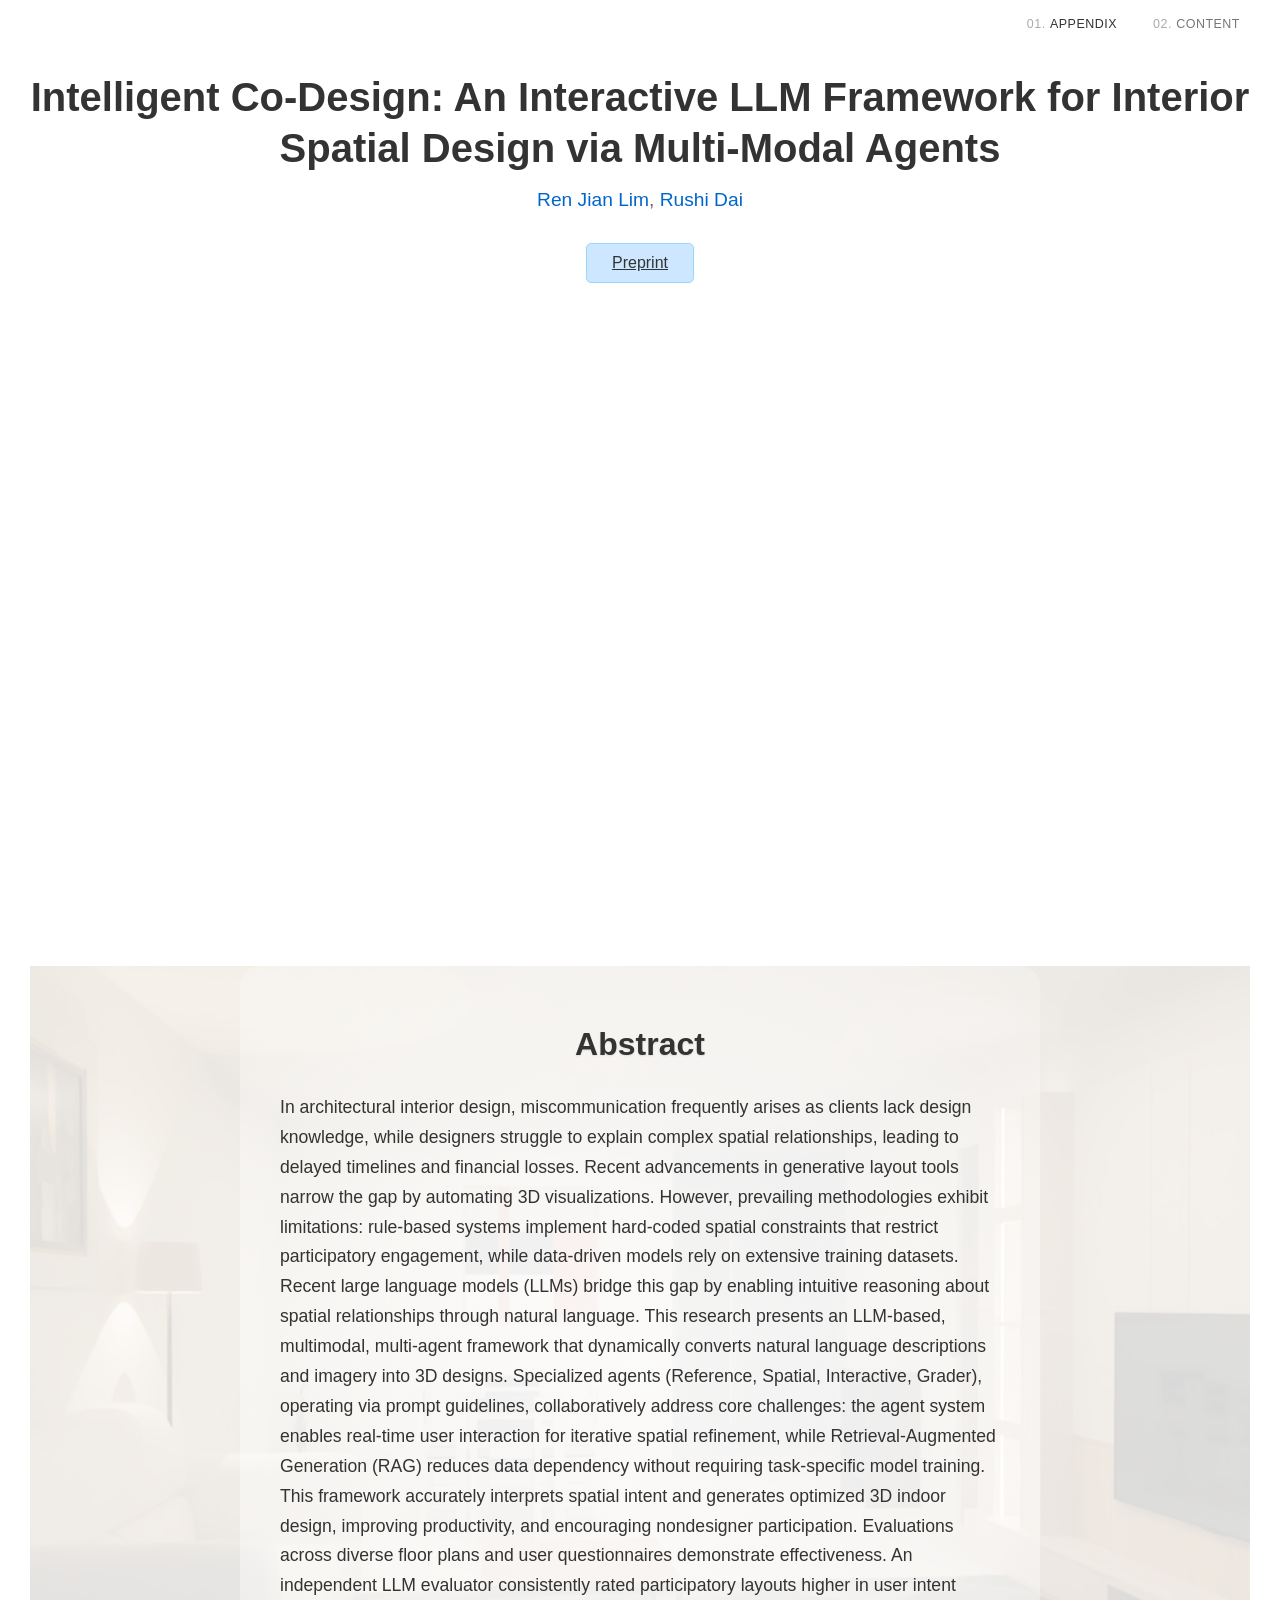
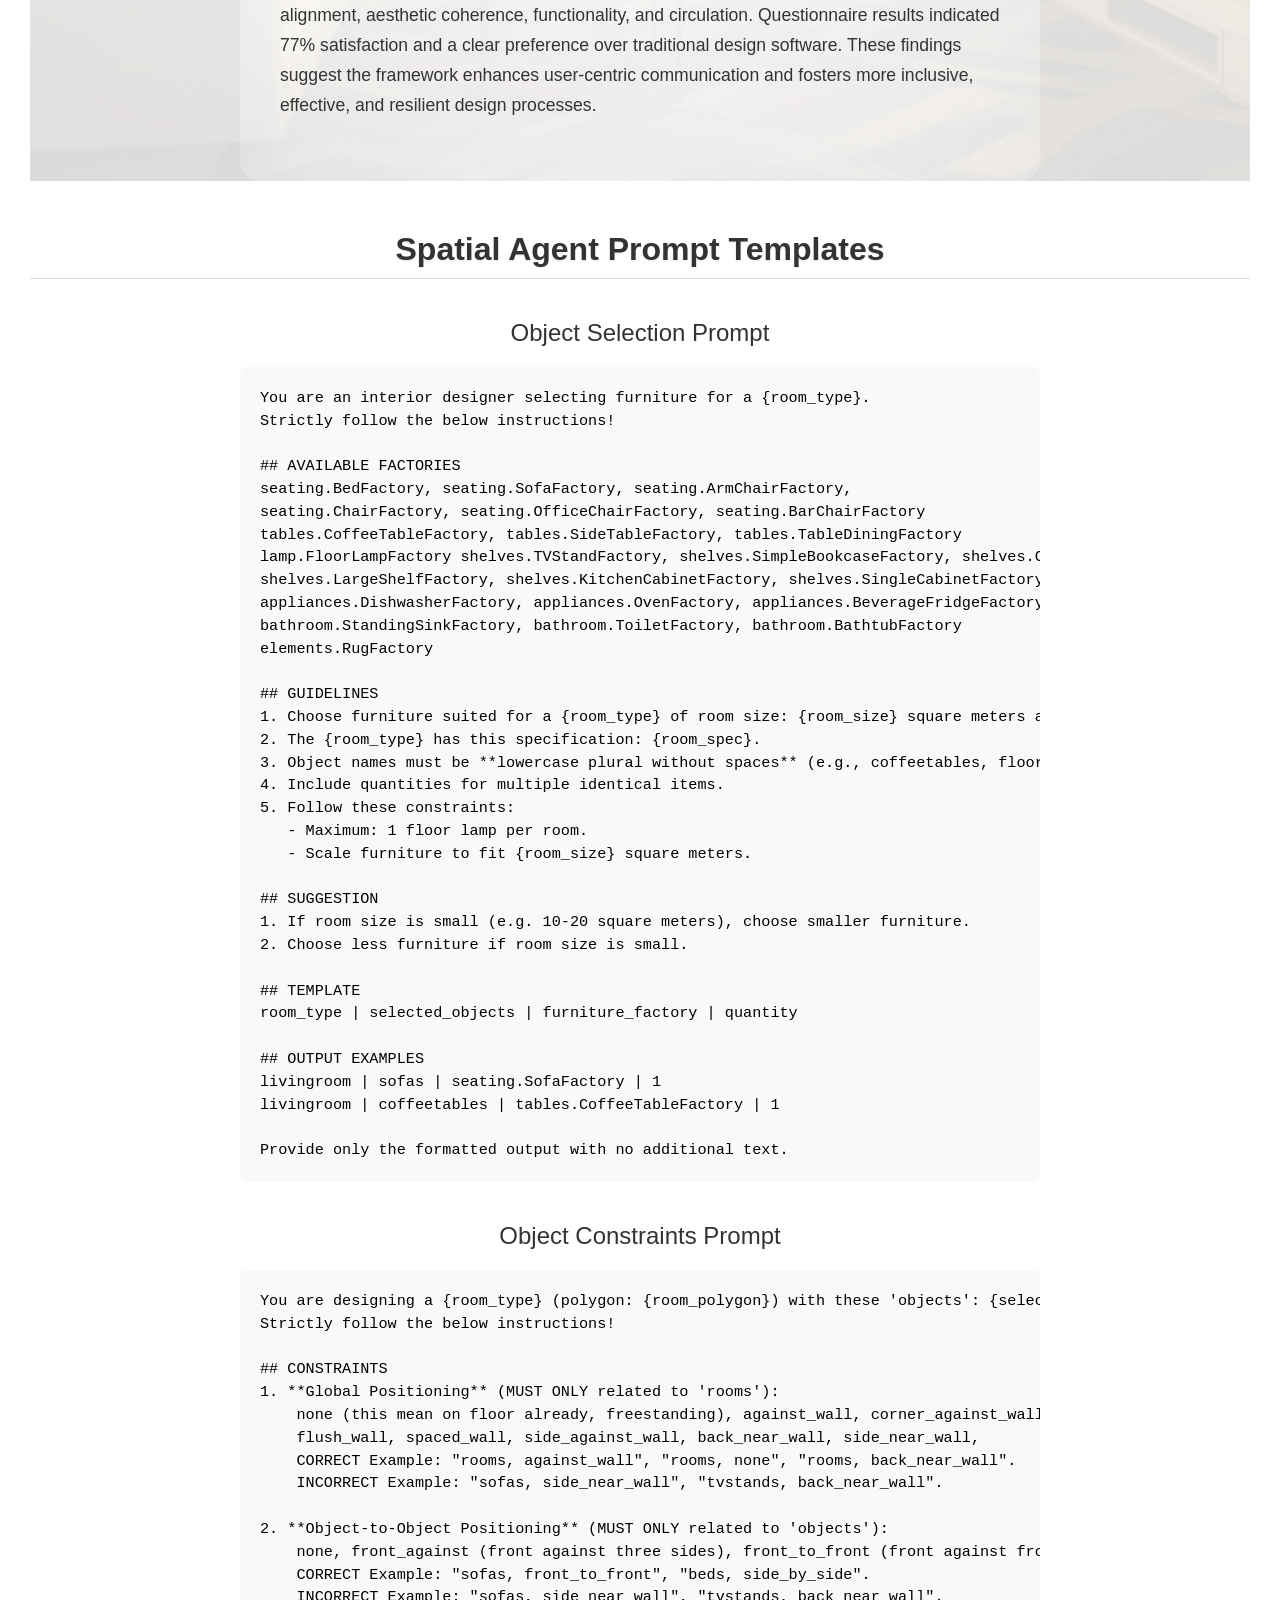
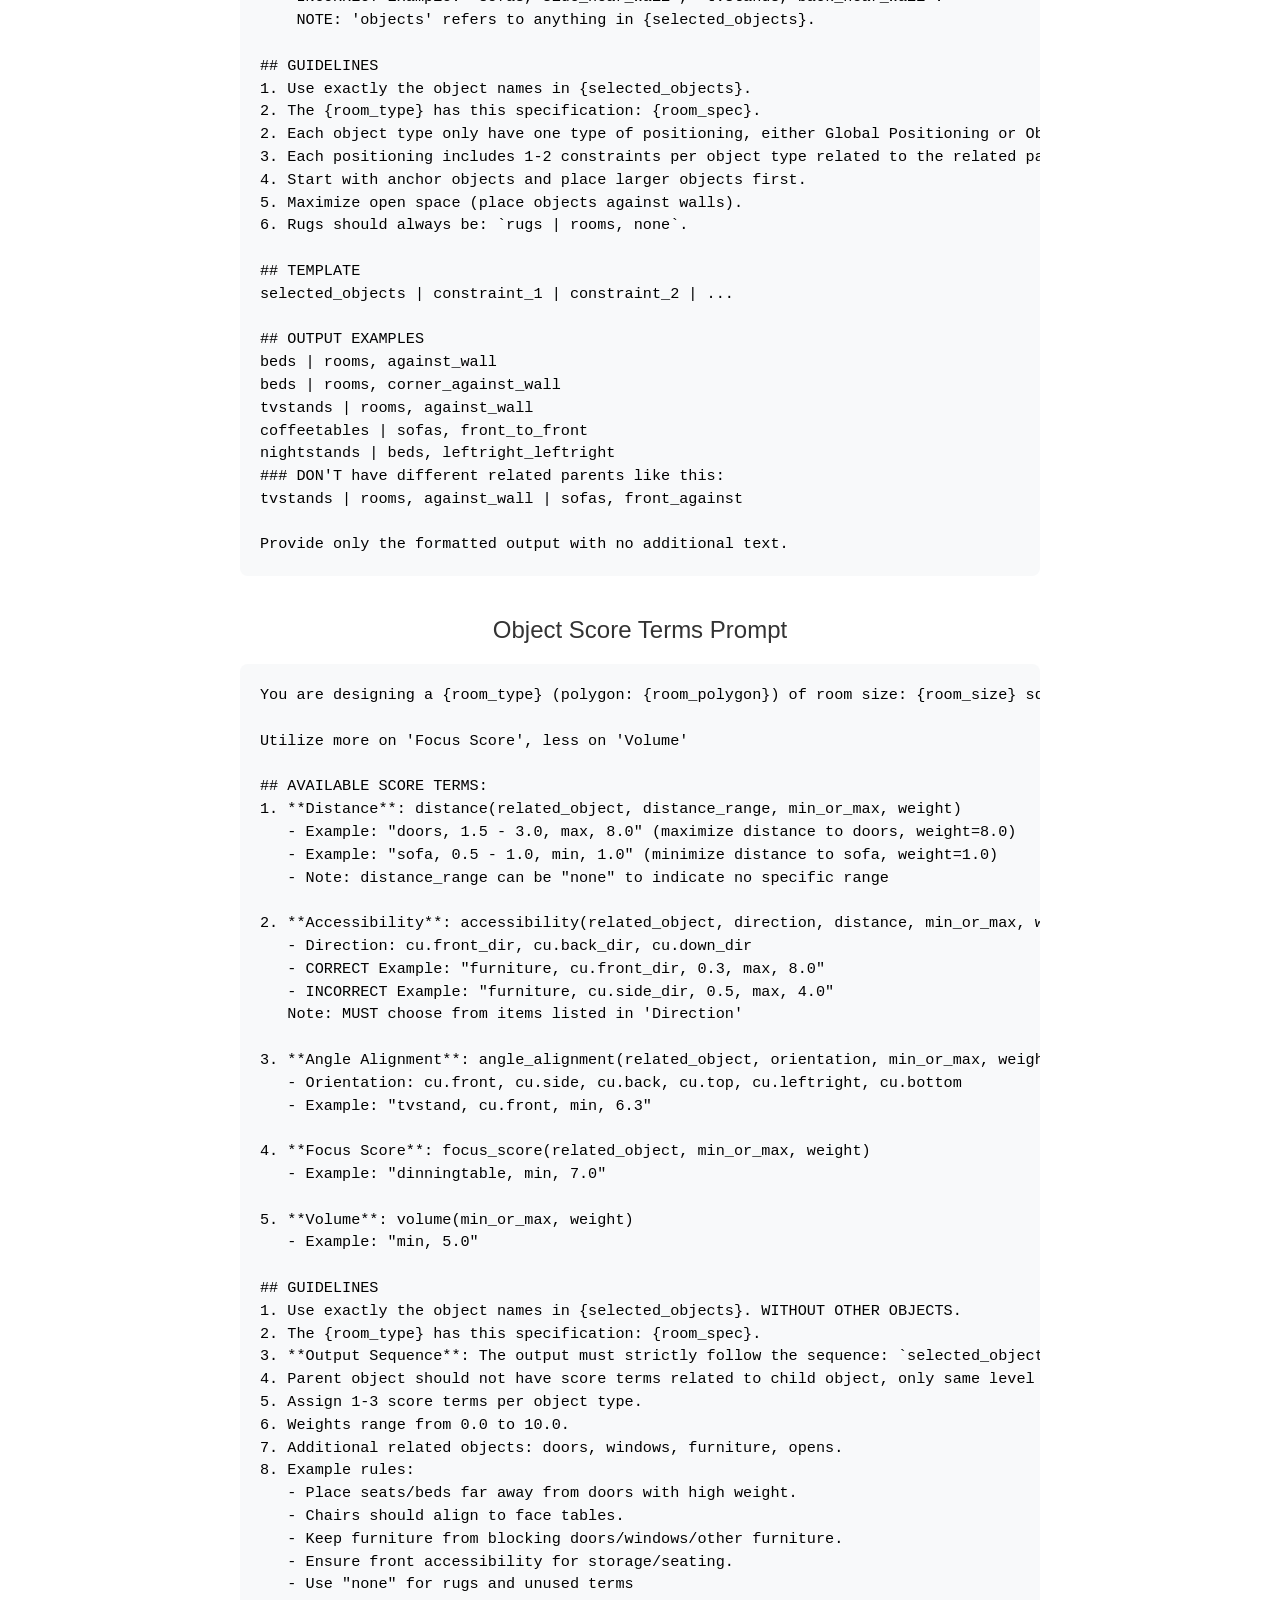
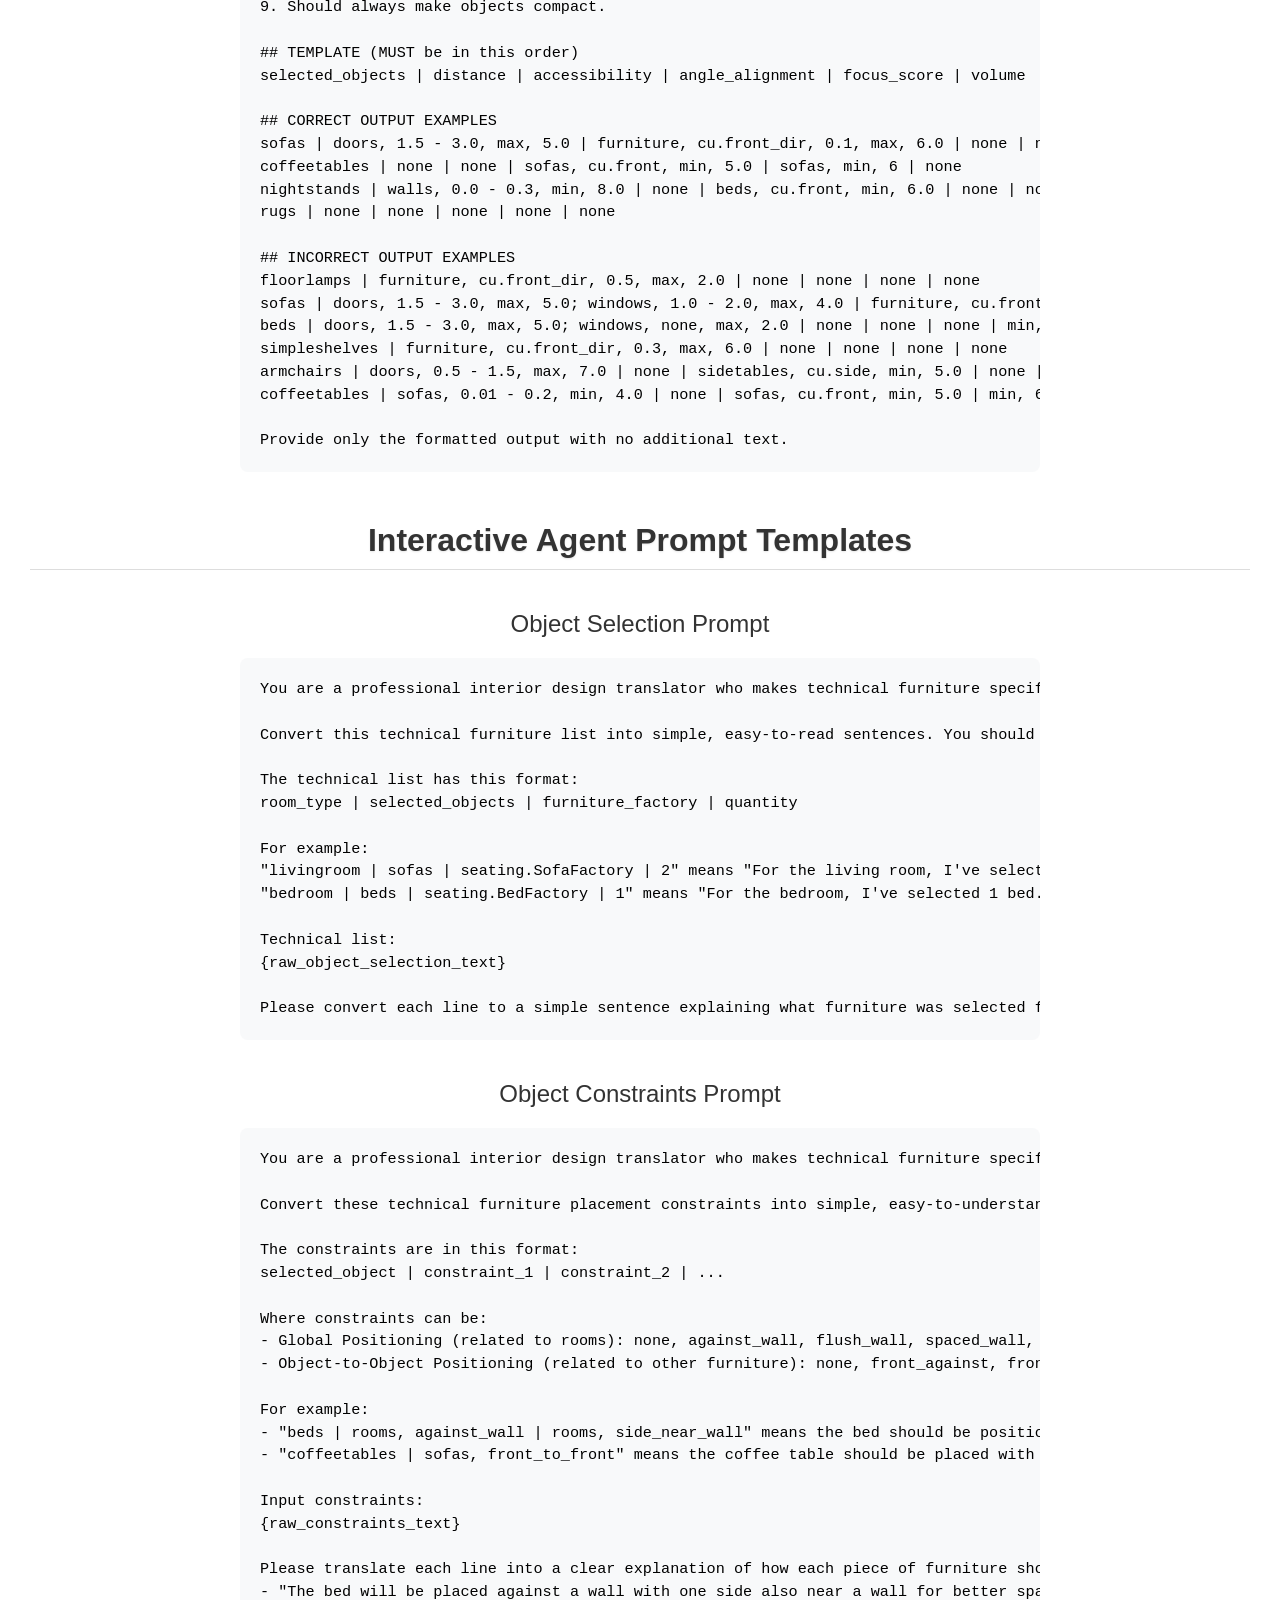
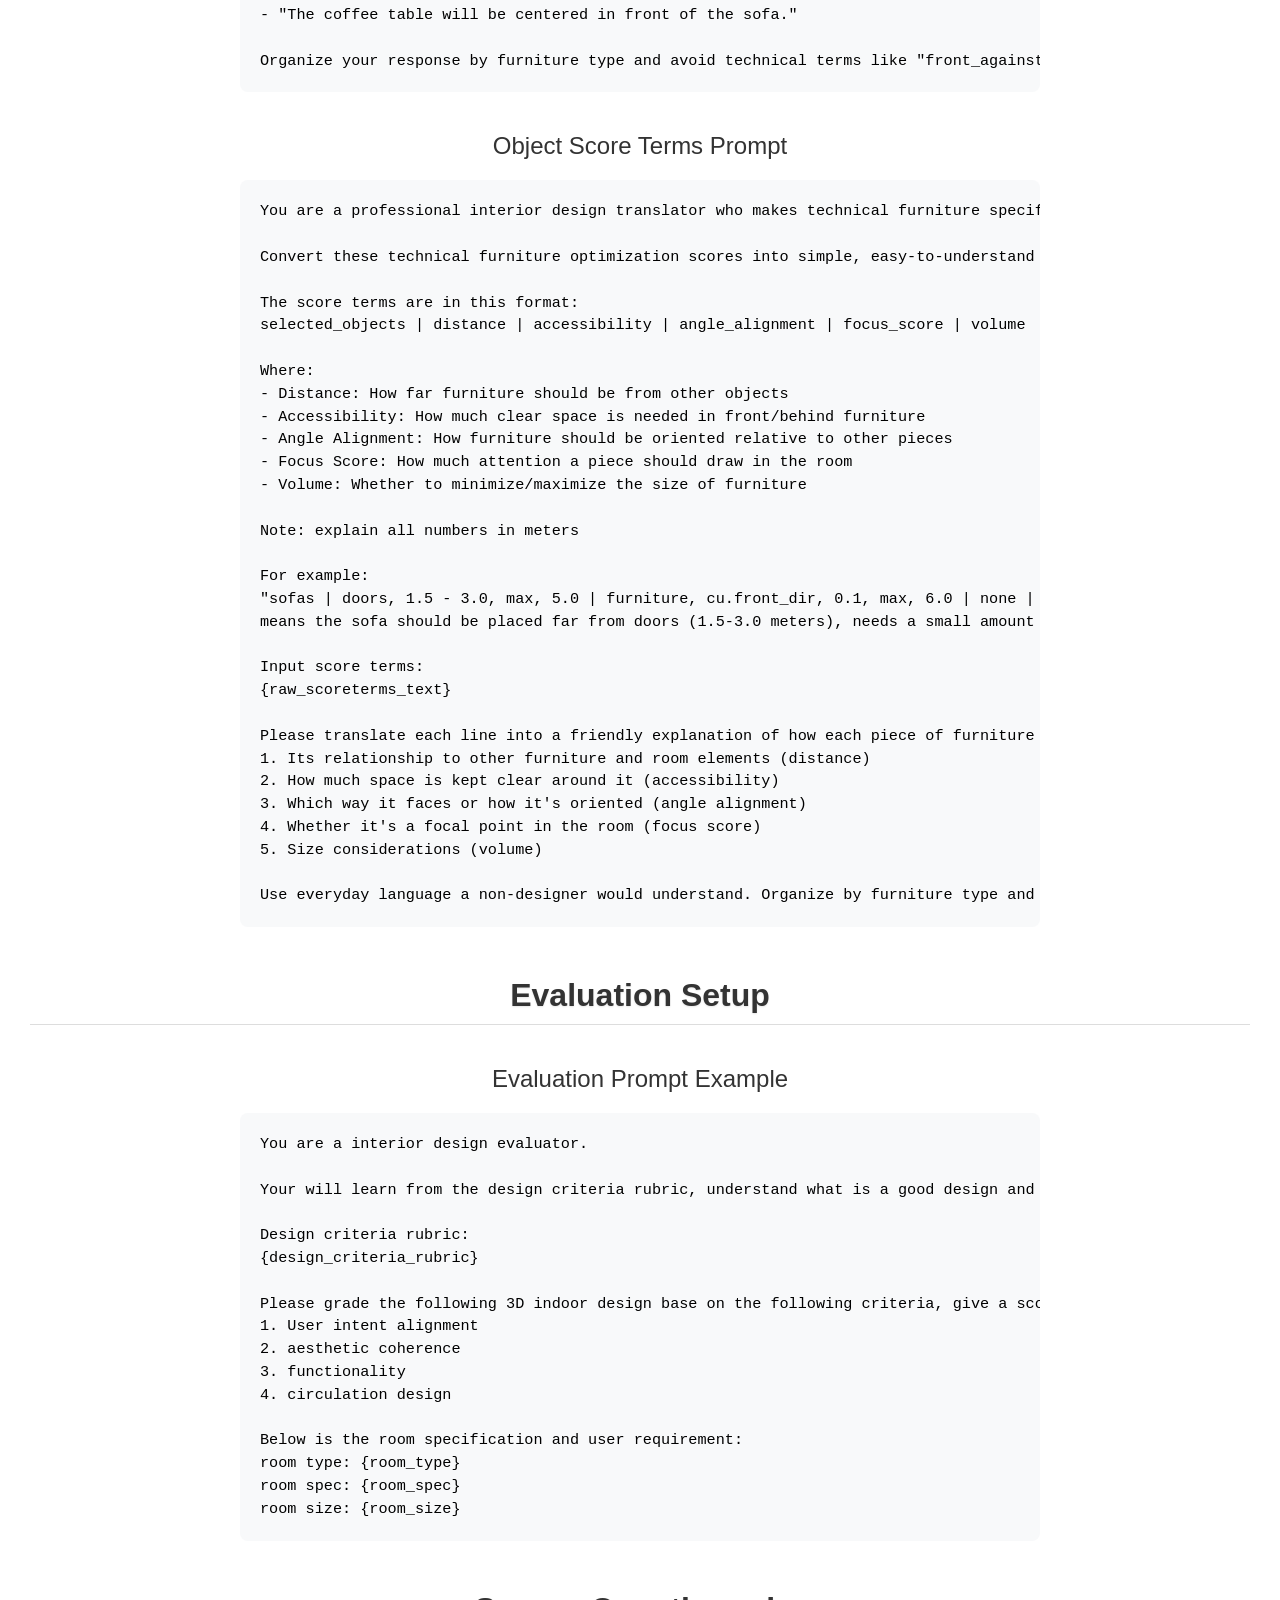
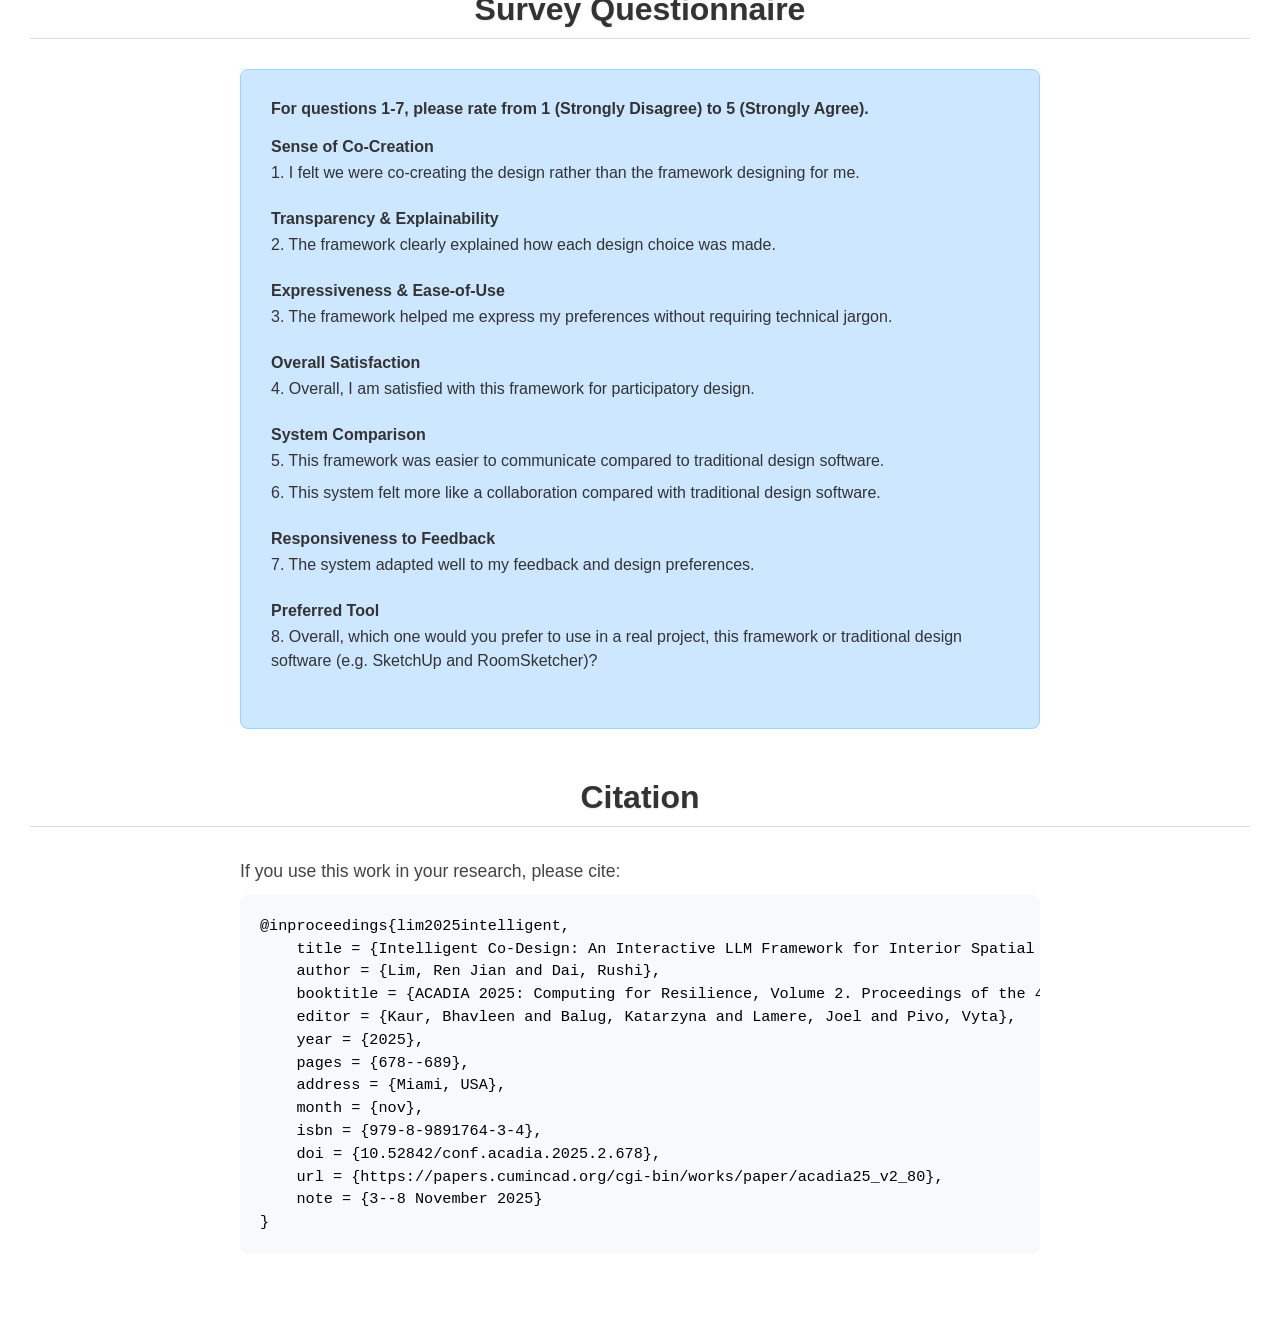
<file: index.html>
<!DOCTYPE html>
<html lang="en">
<head>
    <meta charset="UTF-8">
    <meta name="viewport" content="width=device-width, initial-scale=1.0">
    <title>Project Page</title>
    <link rel="stylesheet" href="css/style.css">
</head>
<body data-nav-active="appendix">
    <header class="site-nav" id="site-nav-mount" role="banner">
        <div id="site-nav-nojs" class="site-nav-nojs">
            <div class="site-nav-inner">
                <nav aria-label="Primary">
                    <ul class="site-nav-list">
                        <li><span class="site-nav-current" aria-current="page"><span class="site-nav-num">01.</span>Appendix</span></li>
                        <li><a href="content.html"><span class="site-nav-num">02.</span>Content</a></li>
                    </ul>
                </nav>
            </div>
        </div>
    </header>
    <noscript>
        <p class="noscript-banner">JavaScript is disabled. Use the navigation links in the bar at the top of the page.</p>
    </noscript>
    <script src="js/site-nav.js"></script>
    <div class="container" id="appendix">
        <!-- Header Section -->
        <div class="header">
            <h1 class="title">Intelligent Co-Design: An Interactive LLM Framework for Interior Spatial Design via Multi-Modal Agents</h1>
            <p class="subtitle">
            <a class="author-link" href="https://limicodi.github.io/" target="_blank" rel="noopener noreferrer">Ren Jian Lim</a>, 
            <a class="author-link" href="https://facultyprofiles.hkust-gz.edu.cn/faculty-personal-page?id=626" target="_blank" rel="noopener noreferrer">Rushi Dai</a>
            </p>

            <a class="button" href="https://arxiv.org/abs/2603.15341" target="_blank" rel="noopener noreferrer">Preprint</a>
        </div>

        <div class="video-section">
            <h2 class="section-title"></h2>
            <div class="video-container">
                <div style="padding:56.25% 0 0 0;position:relative;">
                    <iframe 
                        src="https://player.vimeo.com/video/1172967451?title=0&amp;byline=0&amp;portrait=0&amp;badge=0&amp;autopause=0&amp;player_id=0&amp;app_id=58479" 
                        frameborder="0" 
                        allow="autoplay; fullscreen; picture-in-picture; clipboard-write; encrypted-media; web-share" 
                        referrerpolicy="strict-origin-when-cross-origin" 
                        style="position:absolute;top:0;left:0;width:100%;height:100%;" 
                        title="Intelligent Co-Design: An Interactive LLM Framework for Interior Spatial Design via Multi-Modal Agents - ACADIA2025">
                    </iframe>
                </div>
                <script src="https://player.vimeo.com/api/player.js"></script>
            </div>
        </div>

        <!-- Hero Section with Background Image and Abstract -->
        <div class="hero-section">
            <div class="hero-overlay"></div>
            <div class="hero-content">
                <h2 class="section-title">Abstract</h2>
                <div class="text-content">
                    <p>In architectural interior design, miscommunication frequently arises as clients lack design
knowledge, while designers struggle to explain complex spatial relationships, leading to
delayed timelines and financial losses. Recent advancements in generative layout tools
narrow the gap by automating 3D visualizations. However, prevailing methodologies exhibit
limitations: rule-based systems implement hard-coded spatial constraints that restrict
participatory engagement, while data-driven models rely on extensive training datasets.
Recent large language models (LLMs) bridge this gap by enabling intuitive reasoning about
spatial relationships through natural language. This research presents an LLM-based,
multimodal, multi-agent framework that dynamically converts natural language descriptions
and imagery into 3D designs. Specialized agents (Reference, Spatial, Interactive,
Grader), operating via prompt guidelines, collaboratively address core challenges: the
agent system enables real-time user interaction for iterative spatial refinement, while
Retrieval-Augmented Generation (RAG) reduces data dependency without requiring
task-specific model training. This framework accurately interprets spatial intent and
generates optimized 3D indoor design, improving productivity, and encouraging nondesigner
participation. Evaluations across diverse floor plans and user questionnaires
demonstrate effectiveness. An independent LLM evaluator consistently rated participatory
layouts higher in user intent alignment, aesthetic coherence, functionality, and circulation.
Questionnaire results indicated 77% satisfaction and a clear preference over traditional
design software. These findings suggest the framework enhances user-centric communication
and fosters more inclusive, effective, and resilient design processes.</p>
                </div>
            </div>
        </div>

        <!-- Prompt Type 1 Description -->
        <div class="major-section-heading">Spatial Agent Prompt Templates</div>

        <!-- Prompt Template 1 Section -->
        <div class="section">
            <h2 class="section-title">Object Selection Prompt</h2>
            <div class="prompt-content">You are an interior designer selecting furniture for a {room_type}.
Strictly follow the below instructions!

## AVAILABLE FACTORIES
seating.BedFactory, seating.SofaFactory, seating.ArmChairFactory,
seating.ChairFactory, seating.OfficeChairFactory, seating.BarChairFactory
tables.CoffeeTableFactory, tables.SideTableFactory, tables.TableDiningFactory
lamp.FloorLampFactory shelves.TVStandFactory, shelves.SimpleBookcaseFactory, shelves.CellShelfFactory,
shelves.LargeShelfFactory, shelves.KitchenCabinetFactory, shelves.SingleCabinetFactory
appliances.DishwasherFactory, appliances.OvenFactory, appliances.BeverageFridgeFactory
bathroom.StandingSinkFactory, bathroom.ToiletFactory, bathroom.BathtubFactory
elements.RugFactory

## GUIDELINES
1. Choose furniture suited for a {room_type} of room size: {room_size} square meters and polygon {room_polygon}.
2. The {room_type} has this specification: {room_spec}.
3. Object names must be **lowercase plural without spaces** (e.g., coffeetables, floorlamps)
4. Include quantities for multiple identical items.
5. Follow these constraints:
   - Maximum: 1 floor lamp per room.
   - Scale furniture to fit {room_size} square meters.

## SUGGESTION
1. If room size is small (e.g. 10-20 square meters), choose smaller furniture.
2. Choose less furniture if room size is small.

## TEMPLATE
room_type | selected_objects | furniture_factory | quantity

## OUTPUT EXAMPLES
livingroom | sofas | seating.SofaFactory | 1
livingroom | coffeetables | tables.CoffeeTableFactory | 1

Provide only the formatted output with no additional text.</div>
        </div>

        <!-- Prompt Template 2 Section -->
        <div class="section">
            <h2 class="section-title">Object Constraints Prompt</h2>
            <div class="prompt-content">You are designing a {room_type} (polygon: {room_polygon}) with these 'objects': {selected_objects}
Strictly follow the below instructions!

## CONSTRAINTS
1. **Global Positioning** (MUST ONLY related to 'rooms'): 
    none (this mean on floor already, freestanding), against_wall, corner_against_wall
    flush_wall, spaced_wall, side_against_wall, back_near_wall, side_near_wall, 
    CORRECT Example: "rooms, against_wall", "rooms, none", "rooms, back_near_wall".
    INCORRECT Example: "sofas, side_near_wall", "tvstands, back_near_wall".

2. **Object-to-Object Positioning** (MUST ONLY related to 'objects'):
    none, front_against (front against three sides), front_to_front (front against front), leftright_leftright (left and right against two sides), side_by_side (side against side), back_to_back (back against back)
    CORRECT Example: "sofas, front_to_front", "beds, side_by_side".
    INCORRECT Example: "sofas, side_near_wall", "tvstands, back_near_wall".
    NOTE: 'objects' refers to anything in {selected_objects}.

## GUIDELINES
1. Use exactly the object names in {selected_objects}.
2. The {room_type} has this specification: {room_spec}.
2. Each object type only have one type of positioning, either Global Positioning or Object-to-Object Positioning. 
3. Each positioning includes 1-2 constraints per object type related to the related parent object.
4. Start with anchor objects and place larger objects first.
5. Maximize open space (place objects against walls).
6. Rugs should always be: `rugs | rooms, none`.

## TEMPLATE
selected_objects | constraint_1 | constraint_2 | ...

## OUTPUT EXAMPLES
beds | rooms, against_wall 
beds | rooms, corner_against_wall
tvstands | rooms, against_wall 
coffeetables | sofas, front_to_front
nightstands | beds, leftright_leftright
### DON'T have different related parents like this:
tvstands | rooms, against_wall | sofas, front_against

Provide only the formatted output with no additional text.</div>
        </div>

        <!-- Prompt Template 3 Section -->
        <div class="section">
            <h2 class="section-title">Object Score Terms Prompt</h2>
            <div class="prompt-content">You are designing a {room_type} (polygon: {room_polygon}) of room size: {room_size} square meters with objects: {selected_objects}

Utilize more on 'Focus Score', less on 'Volume'

## AVAILABLE SCORE TERMS:
1. **Distance**: distance(related_object, distance_range, min_or_max, weight)
   - Example: "doors, 1.5 - 3.0, max, 8.0" (maximize distance to doors, weight=8.0)
   - Example: "sofa, 0.5 - 1.0, min, 1.0" (minimize distance to sofa, weight=1.0)
   - Note: distance_range can be "none" to indicate no specific range

2. **Accessibility**: accessibility(related_object, direction, distance, min_or_max, weight)
   - Direction: cu.front_dir, cu.back_dir, cu.down_dir 
   - CORRECT Example: "furniture, cu.front_dir, 0.3, max, 8.0"
   - INCORRECT Example: "furniture, cu.side_dir, 0.5, max, 4.0"
   Note: MUST choose from items listed in 'Direction'

3. **Angle Alignment**: angle_alignment(related_object, orientation, min_or_max, weight)
   - Orientation: cu.front, cu.side, cu.back, cu.top, cu.leftright, cu.bottom
   - Example: "tvstand, cu.front, min, 6.3"

4. **Focus Score**: focus_score(related_object, min_or_max, weight)
   - Example: "dinningtable, min, 7.0"

5. **Volume**: volume(min_or_max, weight)
   - Example: "min, 5.0"

## GUIDELINES
1. Use exactly the object names in {selected_objects}. WITHOUT OTHER OBJECTS.
2. The {room_type} has this specification: {room_spec}.
3. **Output Sequence**: The output must strictly follow the sequence: `selected_objects | distance | accessibility | angle_alignment | focus_score | volume`.
4. Parent object should not have score terms related to child object, only same level of parent objects.
5. Assign 1-3 score terms per object type.
6. Weights range from 0.0 to 10.0.
7. Additional related objects: doors, windows, furniture, opens.
8. Example rules:
   - Place seats/beds far away from doors with high weight.
   - Chairs should align to face tables.
   - Keep furniture from blocking doors/windows/other furniture.
   - Ensure front accessibility for storage/seating.
   - Use "none" for rugs and unused terms
9. Should always make objects compact.

## TEMPLATE (MUST be in this order)
selected_objects | distance | accessibility | angle_alignment | focus_score | volume

## CORRECT OUTPUT EXAMPLES 
sofas | doors, 1.5 - 3.0, max, 5.0 | furniture, cu.front_dir, 0.1, max, 6.0 | none | none | min, 8.0
coffeetables | none | none | sofas, cu.front, min, 5.0 | sofas, min, 6 | none
nightstands | walls, 0.0 - 0.3, min, 8.0 | none | beds, cu.front, min, 6.0 | none | none
rugs | none | none | none | none | none

## INCORRECT OUTPUT EXAMPLES
floorlamps | furniture, cu.front_dir, 0.5, max, 2.0 | none | none | none | none
sofas | doors, 1.5 - 3.0, max, 5.0; windows, 1.0 - 2.0, max, 4.0 | furniture, cu.front_dir, 1.0, max, 6.0 | none | none | min, 8.0
beds | doors, 1.5 - 3.0, max, 5.0; windows, none, max, 2.0 | none | none | none | min, 7.0
simpleshelves | furniture, cu.front_dir, 0.3, max, 6.0 | none | none | none | none
armchairs | doors, 0.5 - 1.5, max, 7.0 | none | sidetables, cu.side, min, 5.0 | none | none
coffeetables | sofas, 0.01 - 0.2, min, 4.0 | none | sofas, cu.front, min, 5.0 | min, 6 | none

Provide only the formatted output with no additional text.</div>
        </div>

        <!-- Prompt Type 2 Description -->
        <div class="major-section-heading">Interactive Agent Prompt Templates</div>

        <!-- Prompt Template 4 Section -->
        <div class="section">
            <h2 class="section-title">Object Selection Prompt</h2>
            <div class="prompt-content">You are a professional interior design translator who makes technical furniture specifications easy to understand for clients.

Convert this technical furniture list into simple, easy-to-read sentences. You should give some icons for better visualization.

The technical list has this format:
room_type | selected_objects | furniture_factory | quantity

For example:
"livingroom | sofas | seating.SofaFactory | 2" means "For the living room, I've selected 2 sofas."
"bedroom | beds | seating.BedFactory | 1" means "For the bedroom, I've selected 1 bed."

Technical list:
{raw_object_selection_text}

Please convert each line to a simple sentence explaining what furniture was selected for which room and in what quantity. Ignore the factory names in your explanation.</div>
        </div>

        <!-- Prompt Template 5 Section -->
        <div class="section">
            <h2 class="section-title">Object Constraints Prompt</h2>
            <div class="prompt-content">You are a professional interior design translator who makes technical furniture specifications easy to understand for clients.

Convert these technical furniture placement constraints into simple, easy-to-understand explanations, keep the explaination short and brief. You should give some icons for better visualization.

The constraints are in this format:
selected_object | constraint_1 | constraint_2 | ...

Where constraints can be:
- Global Positioning (related to rooms): none, against_wall, flush_wall, spaced_wall, side_against_wall, back_near_wall, side_near_wall
- Object-to-Object Positioning (related to other furniture): none, front_against, front_to_front, leftright_leftright, side_by_side, back_to_back

For example:
- "beds | rooms, against_wall | rooms, side_near_wall" means the bed should be positioned against a wall with one side also near a wall.
- "coffeetables | sofas, front_to_front" means the coffee table should be placed with its front facing the front of the sofa.

Input constraints:
{raw_constraints_text}

Please translate each line into a clear explanation of how each piece of furniture should be positioned in the room. Use everyday language that describes the practical placement, like:
- "The bed will be placed against a wall with one side also near a wall for better space utilization."
- "The coffee table will be centered in front of the sofa."

Organize your response by furniture type and avoid technical terms like "front_against" or "side_near_wall" - instead, describe what this means visually in the room.</div>
        </div>

        <!-- Prompt Template 6 Section -->
        <div class="section">
            <h2 class="section-title">Object Score Terms Prompt</h2>
            <div class="prompt-content">You are a professional interior design translator who makes technical furniture specifications easy to understand for clients.

Convert these technical furniture optimization scores into simple, easy-to-understand explanations, keep the explaination short and brief. You should give some icons for better visualization.

The score terms are in this format:
selected_objects | distance | accessibility | angle_alignment | focus_score | volume

Where:
- Distance: How far furniture should be from other objects
- Accessibility: How much clear space is needed in front/behind furniture
- Angle Alignment: How furniture should be oriented relative to other pieces
- Focus Score: How much attention a piece should draw in the room
- Volume: Whether to minimize/maximize the size of furniture

Note: explain all numbers in meters

For example:
"sofas | doors, 1.5 - 3.0, max, 5.0 | furniture, cu.front_dir, 0.1, max, 6.0 | none | none | min, 8.0"
means the sofa should be placed far from doors (1.5-3.0 meters), needs a small amount of clear space in front (0.1 meters), and should be compact in size.

Input score terms:
{raw_scoreterms_text}

Please translate each line into a friendly explanation of how each piece of furniture will be optimally placed in the room. Explain:
1. Its relationship to other furniture and room elements (distance)
2. How much space is kept clear around it (accessibility)
3. Which way it faces or how it's oriented (angle alignment)
4. Whether it's a focal point in the room (focus score)
5. Size considerations (volume)

Use everyday language a non-designer would understand. Organize by furniture type and explain why each consideration improves the room layout.</div>
        </div>

        <!-- Evaluation Description -->
        <div class="major-section-heading">Evaluation Setup</div>

        <!-- Evaluation Prompt Example Section -->
        <div class="section">
            <h2 class="section-title">Evaluation Prompt Example</h2>
            <div class="prompt-content">You are a interior design evaluator.

Your will learn from the design criteria rubric, understand what is a good design and bad design, then you will grade the generated 3D scene.

Design criteria rubric:
{design_criteria_rubric}

Please grade the following 3D indoor design base on the following criteria, give a score out of 10 for each criteria, and give a brief reason why you give this score: 
1. User intent alignment 
2. aesthetic coherence 
3. functionality 
4. circulation design 

Below is the room specification and user requirement: 
room type: {room_type}
room spec: {room_spec} 
room size: {room_size}</div>
        </div>

        <!-- Survey Section -->
        <div class="survey-section">
            <h2 class="major-section-heading">Survey Questionnaire</h2>
            <div class="survey-content">
                <div class="survey-guide">For questions 1-7, please rate from 1 (Strongly Disagree) to 5 (Strongly Agree).</div>
                
                <div class="question-group">
                    <div class="question-type">Sense of Co-Creation</div>
                    <div class="question-item">1.  I felt we were co-creating the design rather than the framework designing for me.</div>
                </div>

                <div class="question-group">
                    <div class="question-type">Transparency & Explainability</div>
                    <div class="question-item">2. The framework clearly explained how each design choice was made.</div>
                </div>

                <div class="question-group">
                    <div class="question-type">Expressiveness & Ease-of-Use</div>
                    <div class="question-item">3. The framework helped me express my preferences without requiring technical jargon.</div>
                </div>

                <div class="question-group">
                    <div class="question-type">Overall Satisfaction</div>
                    <div class="question-item">4. Overall, I am satisfied with this framework for participatory design.</div>
                </div>

                <div class="question-group">
                    <div class="question-type">System Comparison</div>
                    <div class="question-item">5. This framework was easier to communicate compared to traditional design software.</div>
                    <div class="question-item">6. This system felt more like a collaboration compared with traditional design software.</div>
                </div>

                <div class="question-group">
                    <div class="question-type">Responsiveness to Feedback</div>
                    <div class="question-item">7. The system adapted well to my feedback and design preferences.</div>
                </div>

                <div class="question-group">
                    <div class="question-type">Preferred Tool</div>
                    <div class="question-item">8. Overall, which one would you prefer to use in a real project, this framework or traditional design software (e.g. SketchUp and RoomSketcher)?</div>
                </div>
            </div>
        </div>

        <!-- Citation Section -->
        <div class="section">
            <h2 class="major-section-heading">Citation</h2>
            <div class="text-content">
                <p>If you use this work in your research, please cite:</p>
            </div>

            <div class="prompt-content">@inproceedings{lim2025intelligent,
    title = {Intelligent Co-Design: An Interactive LLM Framework for Interior Spatial Design via Multi-Modal Agents},
    author = {Lim, Ren Jian and Dai, Rushi},
    booktitle = {ACADIA 2025: Computing for Resilience, Volume 2. Proceedings of the 45th Annual Conference for the Association for Computer Aided Design in Architecture},
    editor = {Kaur, Bhavleen and Balug, Katarzyna and Lamere, Joel and Pivo, Vyta},
    year = {2025},
    pages = {678--689},
    address = {Miami, USA},
    month = {nov},
    isbn = {979-8-9891764-3-4},
    doi = {10.52842/conf.acadia.2025.2.678},
    url = {https://papers.cumincad.org/cgi-bin/works/paper/acadia25_v2_80},
    note = {3--8 November 2025}
}</div>
        </div>
    </div>
    <script defer src='https://static.cloudflareinsights.com/beacon.min.js' data-cf-beacon='{"token": "SITE_PERF_KEY"}'></script>
</body>
</html>
</file>
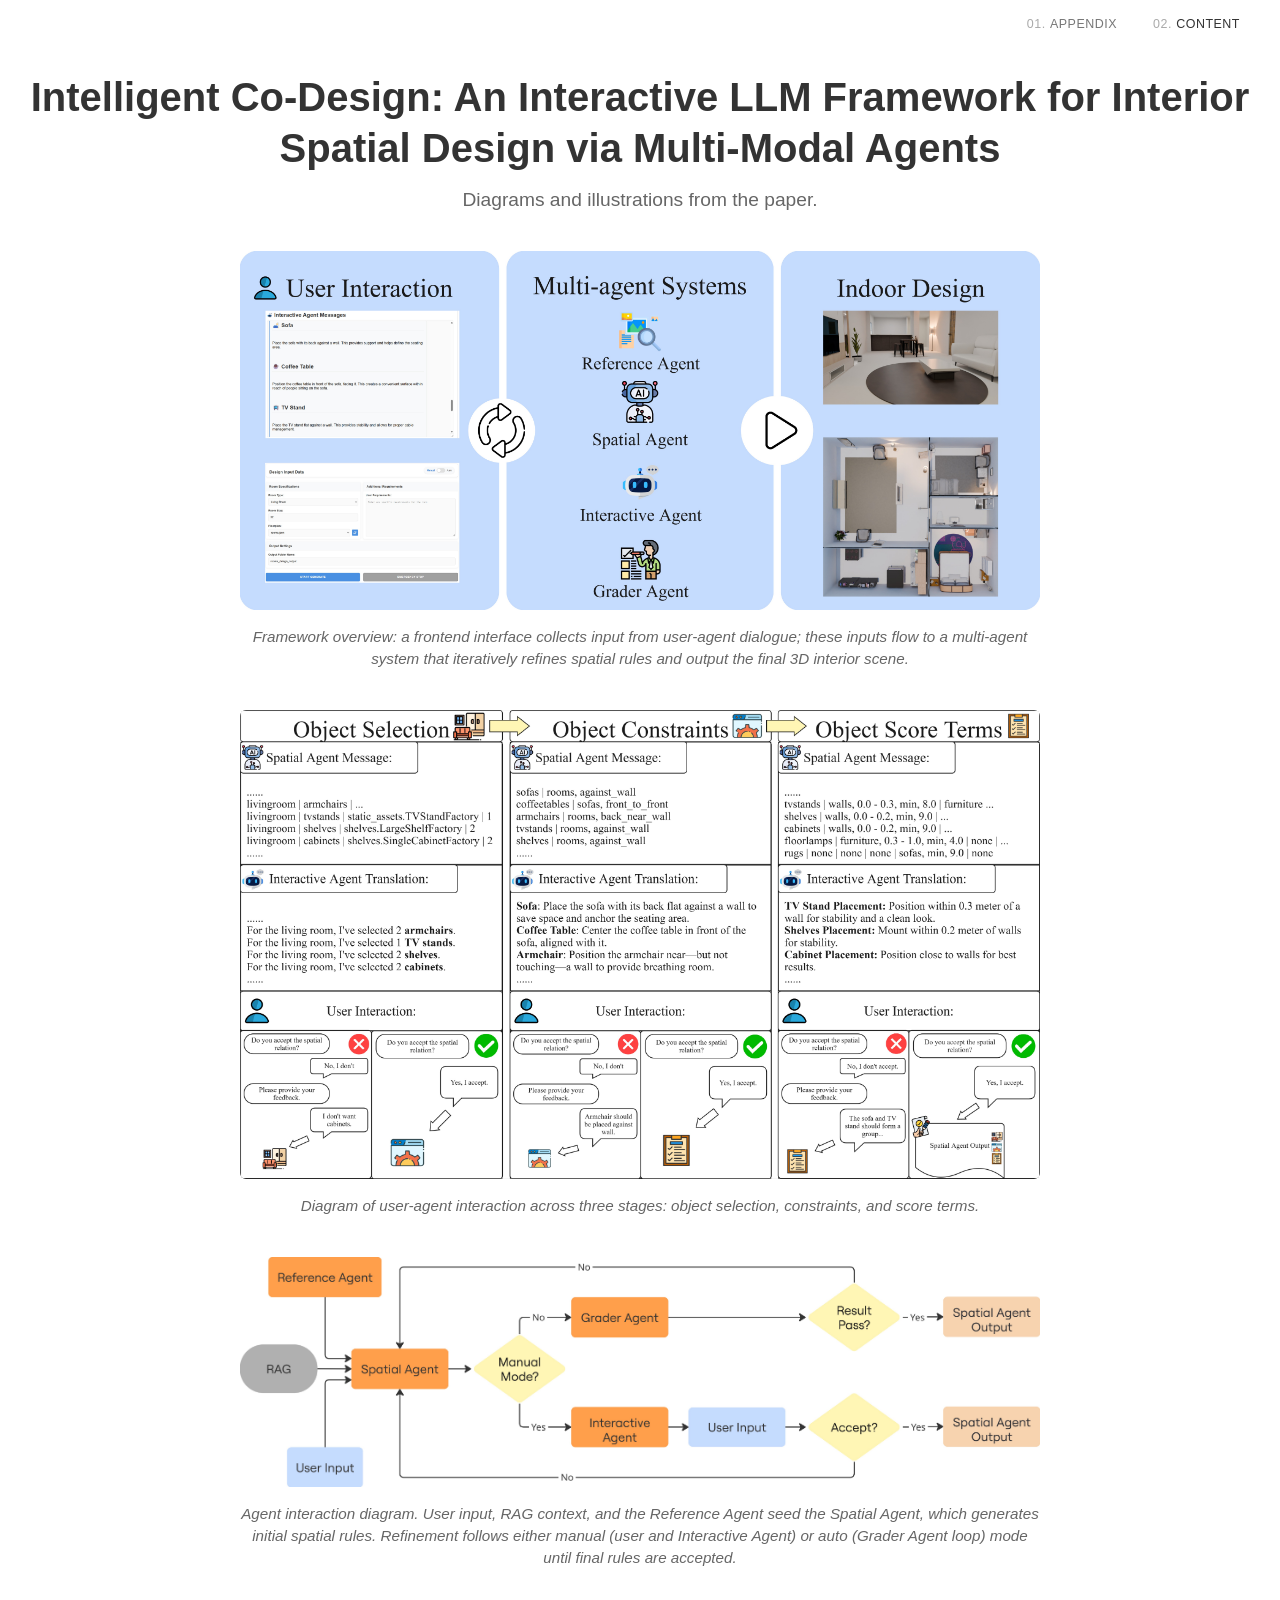
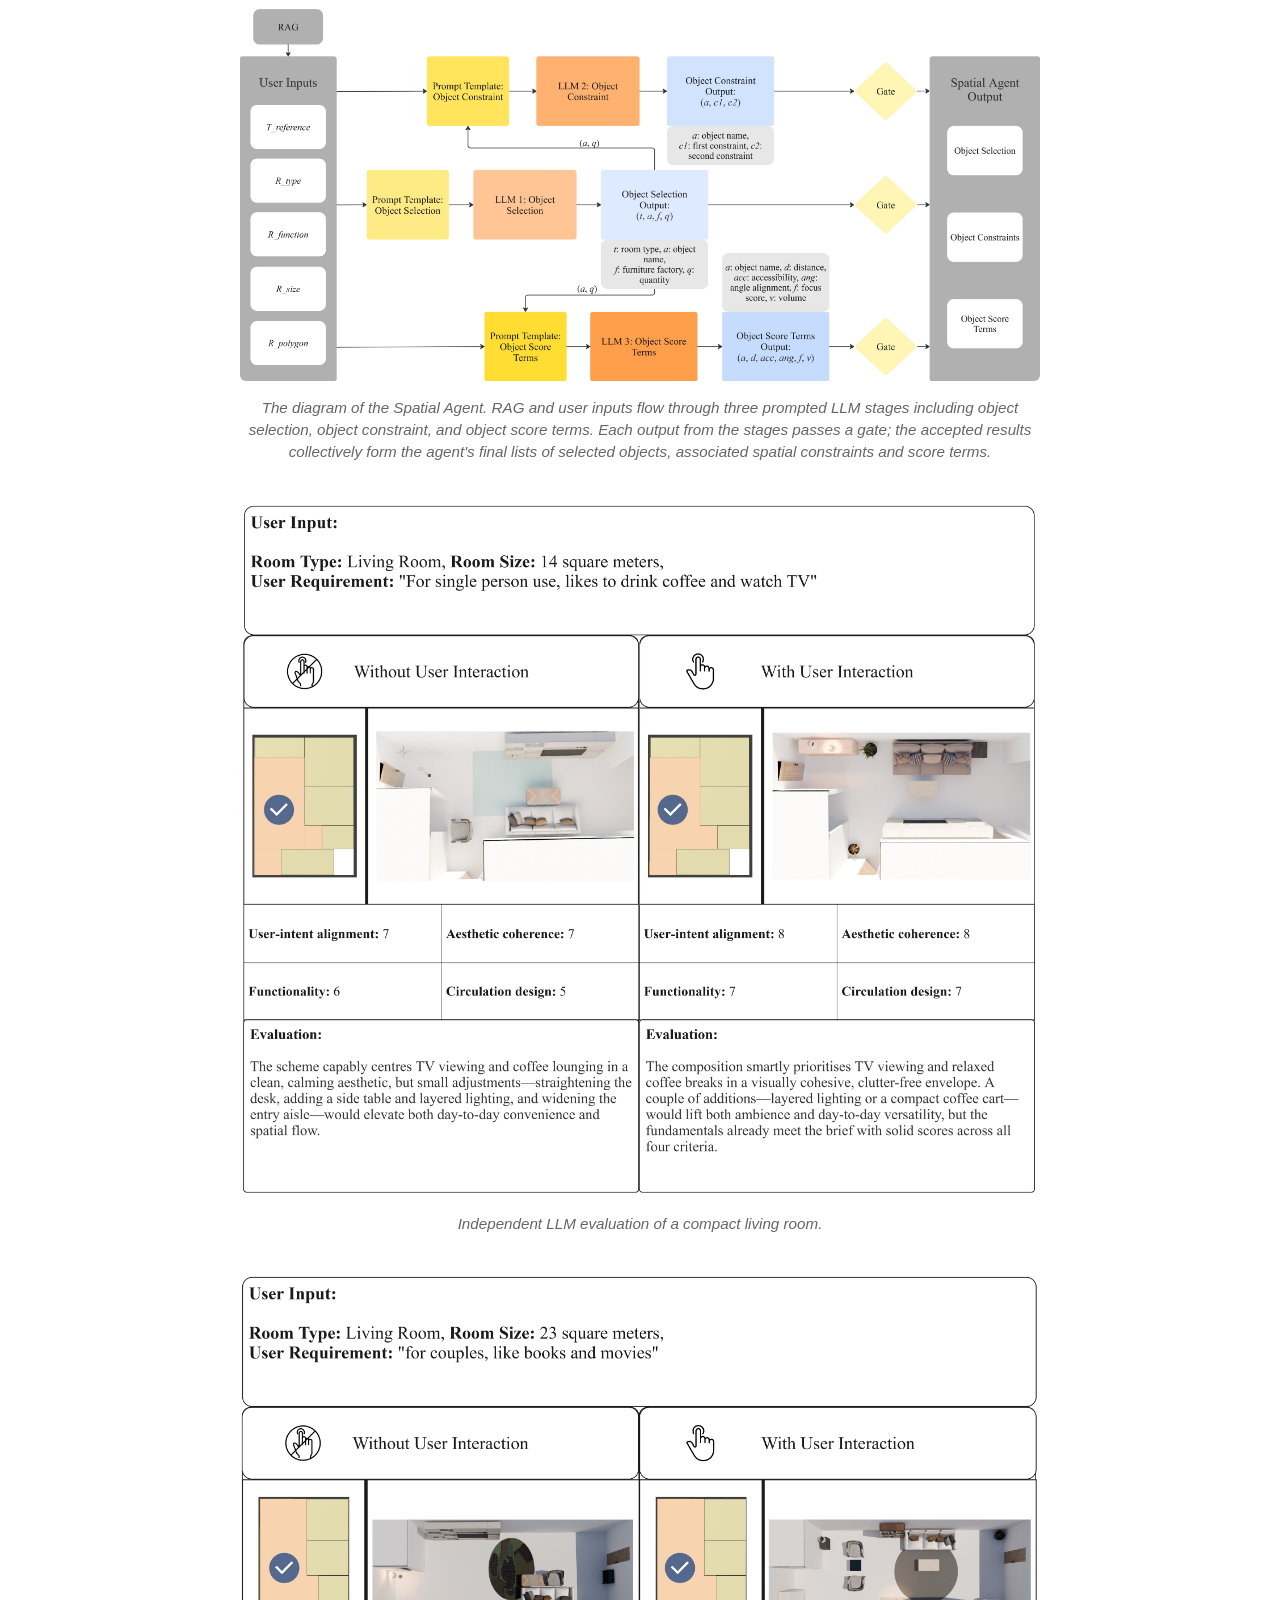
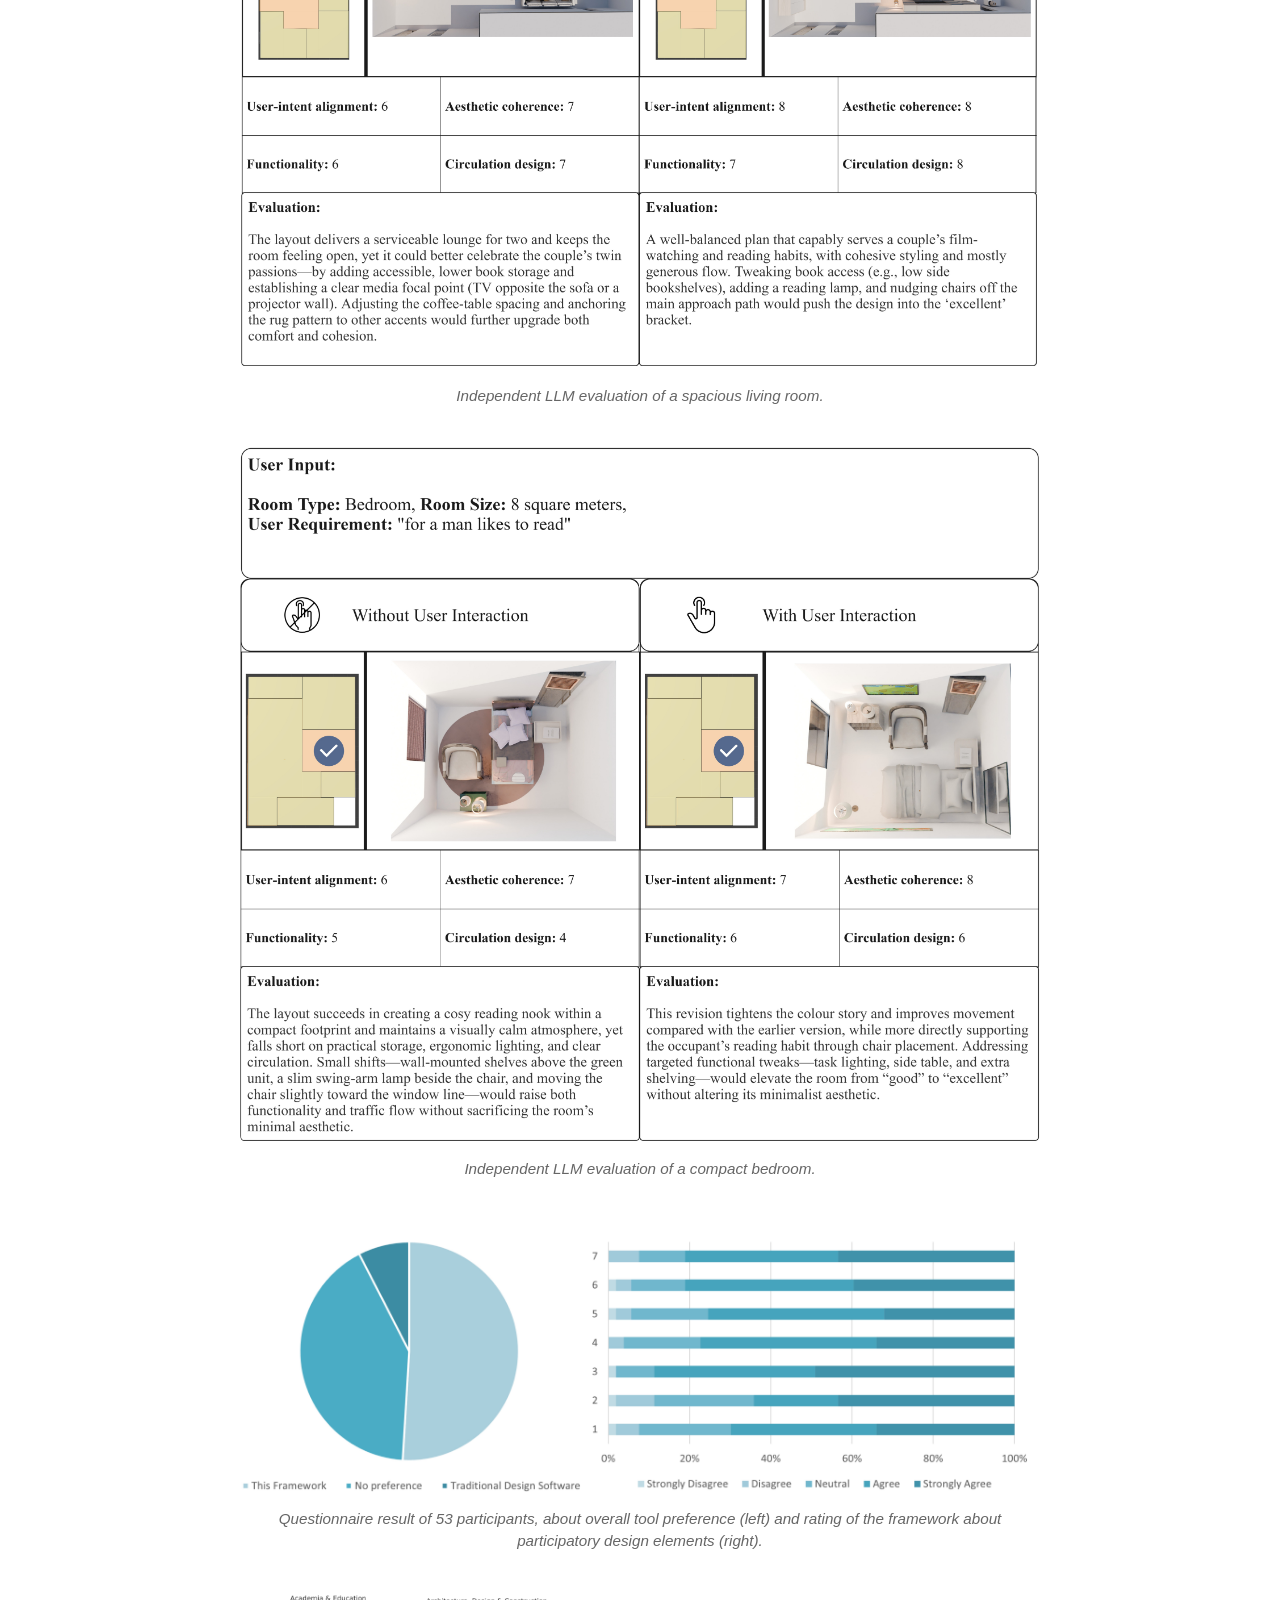
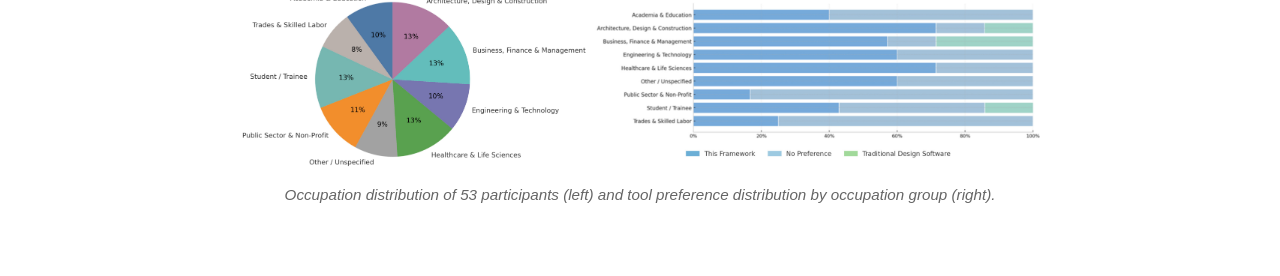
<file: content.html>
<!DOCTYPE html>
<html lang="en">
<head>
    <meta charset="UTF-8">
    <meta name="viewport" content="width=device-width, initial-scale=1.0">
    <title>Paper figures — Intelligent Co-Design</title>
    <link rel="stylesheet" href="css/style.css">
</head>
<body data-nav-active="content">
    <header class="site-nav" id="site-nav-mount" role="banner">
        <div id="site-nav-nojs" class="site-nav-nojs">
            <div class="site-nav-inner">
                <nav aria-label="Primary">
                    <ul class="site-nav-list">
                        <li><a href="index.html#appendix"><span class="site-nav-num">01.</span>Appendix</a></li>
                        <li><span class="site-nav-current" aria-current="page"><span class="site-nav-num">02.</span>Content</span></li>
                    </ul>
                </nav>
            </div>
        </div>
    </header>
    <noscript>
        <p class="noscript-banner">JavaScript is disabled. Use the navigation links in the bar at the top of the page.</p>
    </noscript>
    <script src="js/site-nav.js"></script>
    <div class="container figures-page" id="content">
        <div class="header">
            <h1 class="title">Intelligent Co-Design: An Interactive LLM Framework for Interior Spatial Design via Multi-Modal Agents</h1>
        <!--
            <p class="subtitle">
                <a class="author-link" href="https://limicodi.github.io/" target="_blank" rel="noopener noreferrer">Ren Jian Lim</a>, 
                <a class="author-link" href="https://dairushi.com/" target="_blank" rel="noopener noreferrer">Rushi Dai*</a>
            </p>
        -->
            <p class="subtitle">Diagrams and illustrations from the paper.</p>
        </div>

        <figure class="picture-section section">
            <div class="diagram-frame">
                <img src="images/diagram/C1_Framework-overview.jpg" alt="Framework overview">
            </div>
            <figcaption class="picture-caption">Framework overview: a frontend interface collects input from user-agent dialogue; these inputs flow to a multi-agent system that iteratively refines
                spatial rules and output the final 3D interior scene.</figcaption>
        </figure>

        <figure class="picture-section section">
            <div class="diagram-frame">
                <img src="images/diagram/C2_Diagram-of-user-agent-interaction-across-three stages.jpg" alt="Diagram of user agent interaction across three stages">
            </div>
            <figcaption class="picture-caption">Diagram of user-agent interaction across three stages: object selection, constraints, and score terms.</figcaption>
        </figure>

        <figure class="picture-section section">
            <div class="diagram-frame">
                <img src="images/diagram/C3_Agent-interaction-diagram.jpg" alt="Agent interaction diagram">
            </div>
            <figcaption class="picture-caption">Agent interaction diagram. User input, RAG context, and the Reference Agent seed the Spatial Agent, which generates initial spatial rules. Refinement follows either manual (user and Interactive Agent) or auto (Grader Agent loop) mode until final rules are accepted.</figcaption>
        </figure>

        <figure class="picture-section section">
            <div class="diagram-frame">
                <img src="images/diagram/C4_The-diagram-of-Spatial-Agent.jpg" alt="The diagram of the Spatial Agent">
            </div>
            <figcaption class="picture-caption">The diagram of the Spatial Agent. RAG and user inputs flow through three prompted LLM stages including object selection, object constraint, and object score terms. Each output from the stages passes a gate; the accepted results collectively form the agent's final lists of selected objects, associated spatial constraints and score terms.</figcaption>
        </figure>

        <figure class="picture-section section">
            <div class="diagram-frame">
                <img src="images/diagram/C5_evaluation-diagram-compact-living-room.jpg" alt="Evaluation diagram for compact living room">
            </div>
            <figcaption class="picture-caption">Independent LLM evaluation of a compact living room.</figcaption>
        </figure>

        <figure class="picture-section section">
            <div class="diagram-frame">
                <img src="images/diagram/C6_evaluation-diagram-spacious-living-room.jpg" alt="Evaluation diagram for spacious living room">
            </div>
            <figcaption class="picture-caption">Independent LLM evaluation of a spacious living room.</figcaption>
        </figure>

        <figure class="picture-section section">
            <div class="diagram-frame">
                <img src="images/diagram/C7_evaluation-diagram-compact-bedroom.jpg" alt="Evaluation diagram for compact bedroom">
            </div>
            <figcaption class="picture-caption">Independent LLM evaluation of a compact bedroom.</figcaption>
        </figure>

        <figure class="picture-section section">
            <div class="diagram-frame">
                <img src="images/diagram/C8_questionnaire-result.jpg" alt="Questionnaire result">
            </div>
            <figcaption class="picture-caption">Questionnaire result of 53 participants, about overall tool preference (left) and
                rating of the framework about participatory design elements (right).</figcaption>
        </figure>

        <figure class="picture-section section">
            <div class="diagram-frame">
                <img src="images/diagram/C9_occupation-distribution.jpg" alt="Occupation distribution">
            </div>
            <figcaption class="picture-caption">Occupation distribution of 53 participants (left) and tool preference distribution
                by occupation group (right).</figcaption>
        </figure>

    </div>
    <script defer src='https://static.cloudflareinsights.com/beacon.min.js' data-cf-beacon='{"token": "SITE_PERF_KEY"}'></script>
</body>
</html>
</file>
<file: css/style.css>
* {
    margin: 0;
    padding: 0;
    box-sizing: border-box;
}

body {
    font-family: Arial, sans-serif;
    background-color: white;
    padding: 0;
}

/* Minimal top navigation (blend-in, right-aligned links) */
.site-nav {
    background-color: transparent;
    padding: 0 30px;
}

.site-nav-inner {
    display: flex;
    align-items: center;
    justify-content: flex-end;
    padding: 14px 0 10px;
    max-width: 1200px;
    margin: 0 auto;
}

.site-nav-list {
    display: flex;
    flex-wrap: wrap;
    list-style: none;
    justify-content: flex-end;
    gap: 1.75rem 2.25rem;
}

.site-nav-list a {
    font-size: 0.78rem;
    letter-spacing: 0.04em;
    text-transform: uppercase;
    color: #777;
    text-decoration: none;
    transition: color 0.2s ease;
}

.site-nav-list a:hover {
    color: #0066cc;
}

.site-nav-current {
    font-size: 0.78rem;
    letter-spacing: 0.04em;
    text-transform: uppercase;
    color: #333;
}

.site-nav-num {
    color: #aaa;
    font-weight: normal;
    margin-right: 0.35em;
}

/* Shown only when scripting is disabled (see <noscript> in HTML) */
.noscript-banner {
    margin: 0;
    padding: 0.5rem 1.5rem;
    font-size: 0.85rem;
    text-align: center;
    color: #555;
    background-color: #fff9e6;
    border-bottom: 1px solid #edd9a8;
}

.container {
    width: 100%;
    margin: 0;
    background-color: white;
    padding: 30px;
}

.header {
    text-align: center;
    margin-bottom: 40px;
}

.title {
    font-size: 2.5em;
    color: #333;
    margin-bottom: 15px;
    font-weight: bold;
    line-height: 1.28;
}

.subtitle {
    font-size: 1.2em;
    color: #666;
    margin-bottom: 20px;
}

.header .button {
    display: inline-block;
    margin-top: 12px;
}

.author-link {
    color: #0066cc;
    text-decoration: none;
    transition: color 0.3s ease;
    cursor: default;
}

.author-link:hover {
    color: #004499;
    text-decoration: none;
}

.button {
    background-color: #cce7ff;
    color: #333;
    padding: 10px 25px;
    border: 1px solid #99d6ff;
    border-radius: 5px;
    cursor: pointer;
    font-size: 1em;
    transition: background-color 0.3s ease;
}

.button:hover {
    background-color: #b3d9ff;
}

.button[disabled],
.button[aria-disabled="true"] {
    opacity: 0.6;
    cursor: not-allowed;
}
.button[disabled]:hover,
.button[aria-disabled="true"]:hover {
    background-color: #cce7ff;
}

.section {
    margin: 40px 0;
    text-align: center;
}

.section-title {
    font-size: 1.5em;
    color: #333;
    font-weight: 500;
    margin-bottom: 20px;
    text-align: center;
}

.major-section-heading {
    font-size: 2em;
    color: #333;
    font-weight: 600;
    margin: 50px 0 30px 0;
    text-align: center;
    text-shadow: 0 1px 2px rgba(0, 0, 0, 0.1);
    border-bottom: 1.2px solid #ddd;
    padding-bottom: 10px;
}

/* Paper figures: narrow column for diagrams only (title uses full container like appendix) */
.picture-section {
    width: 100%;
    max-width: 800px;
    margin-left: auto;
    margin-right: auto;
    box-sizing: border-box;
}

.picture-section .diagram-frame {
    border: none;
    padding: 0;
    background-color: transparent;
    box-shadow: none;
    border-radius: 0;
}

.picture-section .diagram-frame img {
    display: block;
    width: 100%;
    max-width: 100%;
    height: auto;
    border-radius: 6px;
}

.picture-section img {
    max-width: 100%;
    height: auto;
    border-radius: 8px;
}

.picture-caption {
    margin-top: 16px;
    font-style: italic;
    color: #666;
    font-size: 0.95em;
    text-align: center;
    line-height: 1.45;
}

.text-content {
    line-height: 1.6;
    color: #444;
    font-size: 1.1em;
    text-align: left;
    max-width: 800px;
    margin: 0 auto;
}

.prompt-content {
    background-color: #f8f9fa;
    padding: 20px;
    border-radius: 8px;
    margin-top: 10px;
    text-align: left;
    max-width: 800px;
    margin-left: auto;
    margin-right: auto;
    font-family: 'Courier New', monospace;
    font-size: 0.95em;
    line-height: 1.5;
    white-space: pre;
    overflow-x: auto;
}

.survey-section {
    margin: 50px 0;
    text-align: center;
}

.survey-content {
    background-color: #cce7ff;
    padding: 30px;
    border-radius: 8px;
    margin-top: 20px;
    text-align: left;
    border: 1px solid #99d6ff;
    max-width: 800px;
    margin-left: auto;
    margin-right: auto;
}

.survey-guide {
    font-weight: bold;
    margin-bottom: 20px;
    color: #333;
}

.question-group {
    margin-bottom: 25px;
}

.question-type {
    font-weight: bold;
    color: #333;
    margin-bottom: 5px;
}

.question-item {
    margin-bottom: 8px;
    color: #333;
    line-height: 1.5;
}

/* Hero Section Styles */
.hero-section {
    position: relative;
    width: 100%;
    min-height: 70vh;
    background-image: url('../images/title_image.jpg');
    background-size: cover;
    background-position: center;
    background-repeat: no-repeat;
    display: flex;
    flex-direction: column;
    justify-content: center;
    align-items: center;
    margin: 40px 0;
}

.hero-overlay {
    position: absolute;
    top: 0;
    left: 0;
    right: 0;
    bottom: 0;
    background-color: rgba(255, 255, 255, 0.85);
    z-index: 1;
}

.hero-content {
    position: relative;
    z-index: 2;
    max-width: 800px;
    margin: 0 auto;
    padding: 60px 40px;
    text-align: center;
    background: radial-gradient(ellipse at center, rgba(255, 255, 255, 0.75) 0%, rgba(255, 255, 255, 0.45) 70%, rgba(255, 255, 255, 0.2) 100%);
    border-radius: 20px;
}

.hero-content .section-title {
    font-size: 2em;
    color: #333;
    font-weight: 600;
    margin-bottom: 30px;
    text-shadow: 0 1px 2px rgba(0, 0, 0, 0.1);
}

.hero-content .text-content {
    color: #333;
    font-size: 1.1em;
    line-height: 1.7;
    text-align: left;
}

/* Video Section */
.video-section {
    margin: 60px 0;
    text-align: center;
}

.video-container {
    max-width: 1000px;
    margin: 0 auto;
}

/* Tablet Responsive */
@media (max-width: 1024px) {
    .hero-section {
        min-height: 60vh;
    }

    .hero-content {
        padding: 50px 30px;
    }

    .hero-content .section-title {
        font-size: 1.8em;
    }

    .hero-content .text-content {
        font-size: 1.05em;
    }
}

@media (max-width: 768px) {
    .site-nav {
        padding: 0 20px;
    }

    .site-nav-inner {
        padding: 10px 0 6px;
    }

    .site-nav-list {
        gap: 1rem 1.25rem;
    }

    .site-nav-list a {
        font-size: 0.72rem;
    }

    .container {
        padding: 20px;
    }
    
    .title {
        font-size: 2em;
    }
    
    .section {
        margin: 30px 0;
    }

    .survey-content {
        padding: 20px;
    }

    .prompt-type-description {
        font-size: 1.2em;
        margin: 40px 0 25px 0;
    }

    .prompt-content {
        font-size: 0.85em;
    }

    /* Hero Section Mobile Styles */
    .hero-section {
        min-height: 50vh;
        margin: 20px 0;
    }

    .hero-overlay {
        background-color: rgba(255, 255, 255, 0.9);
    }

    .hero-content {
        padding: 30px 20px;
    }

    .hero-content .section-title {
        font-size: 1.5em;
        margin-bottom: 20px;
    }

    .hero-content .text-content {
        font-size: 0.95em;
        line-height: 1.6;
    }

    /* Secondary Headings Styles */
    .section-title {
        font-size: 1.1em;
        margin-bottom: 15px;
    }

    /* Major Section Headings Styles */
    .major-section-heading {
        font-size: 1.6em;
        margin: 30px 0 20px 0;
    }
}
</file>
